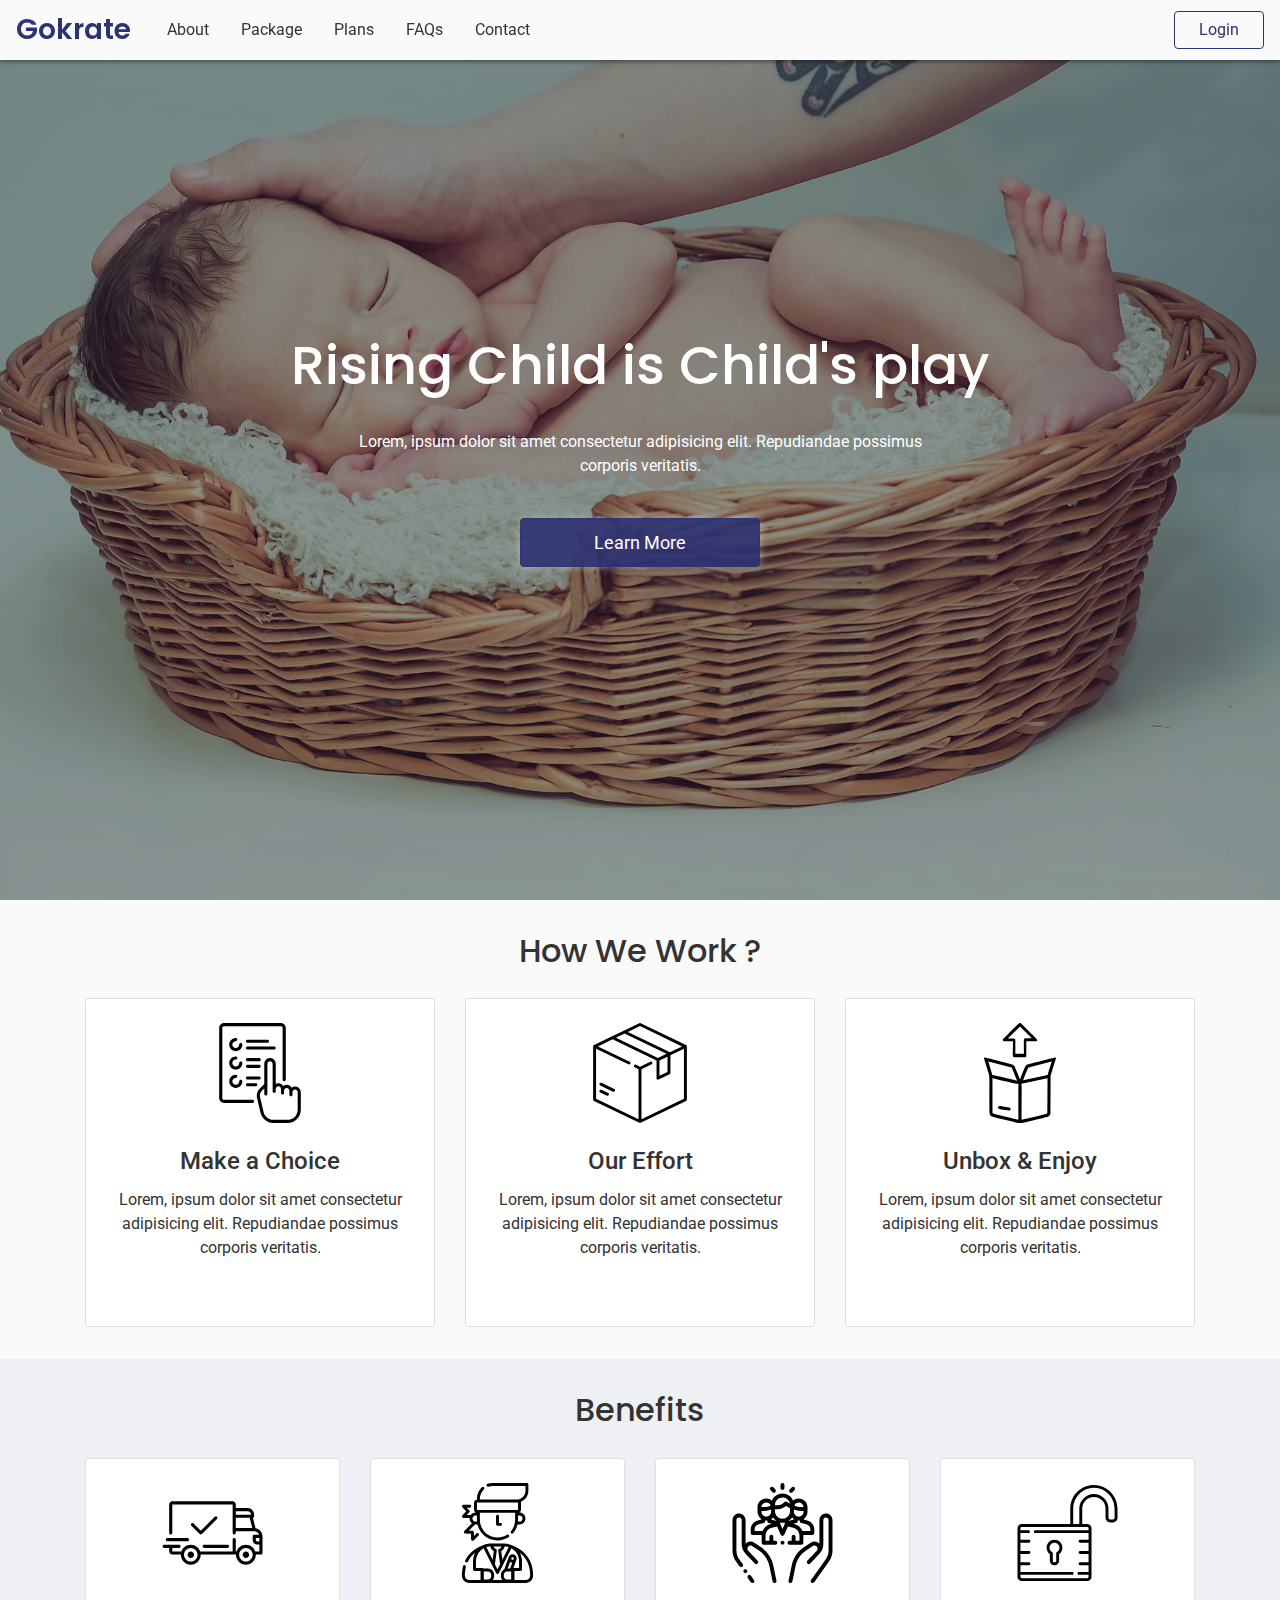
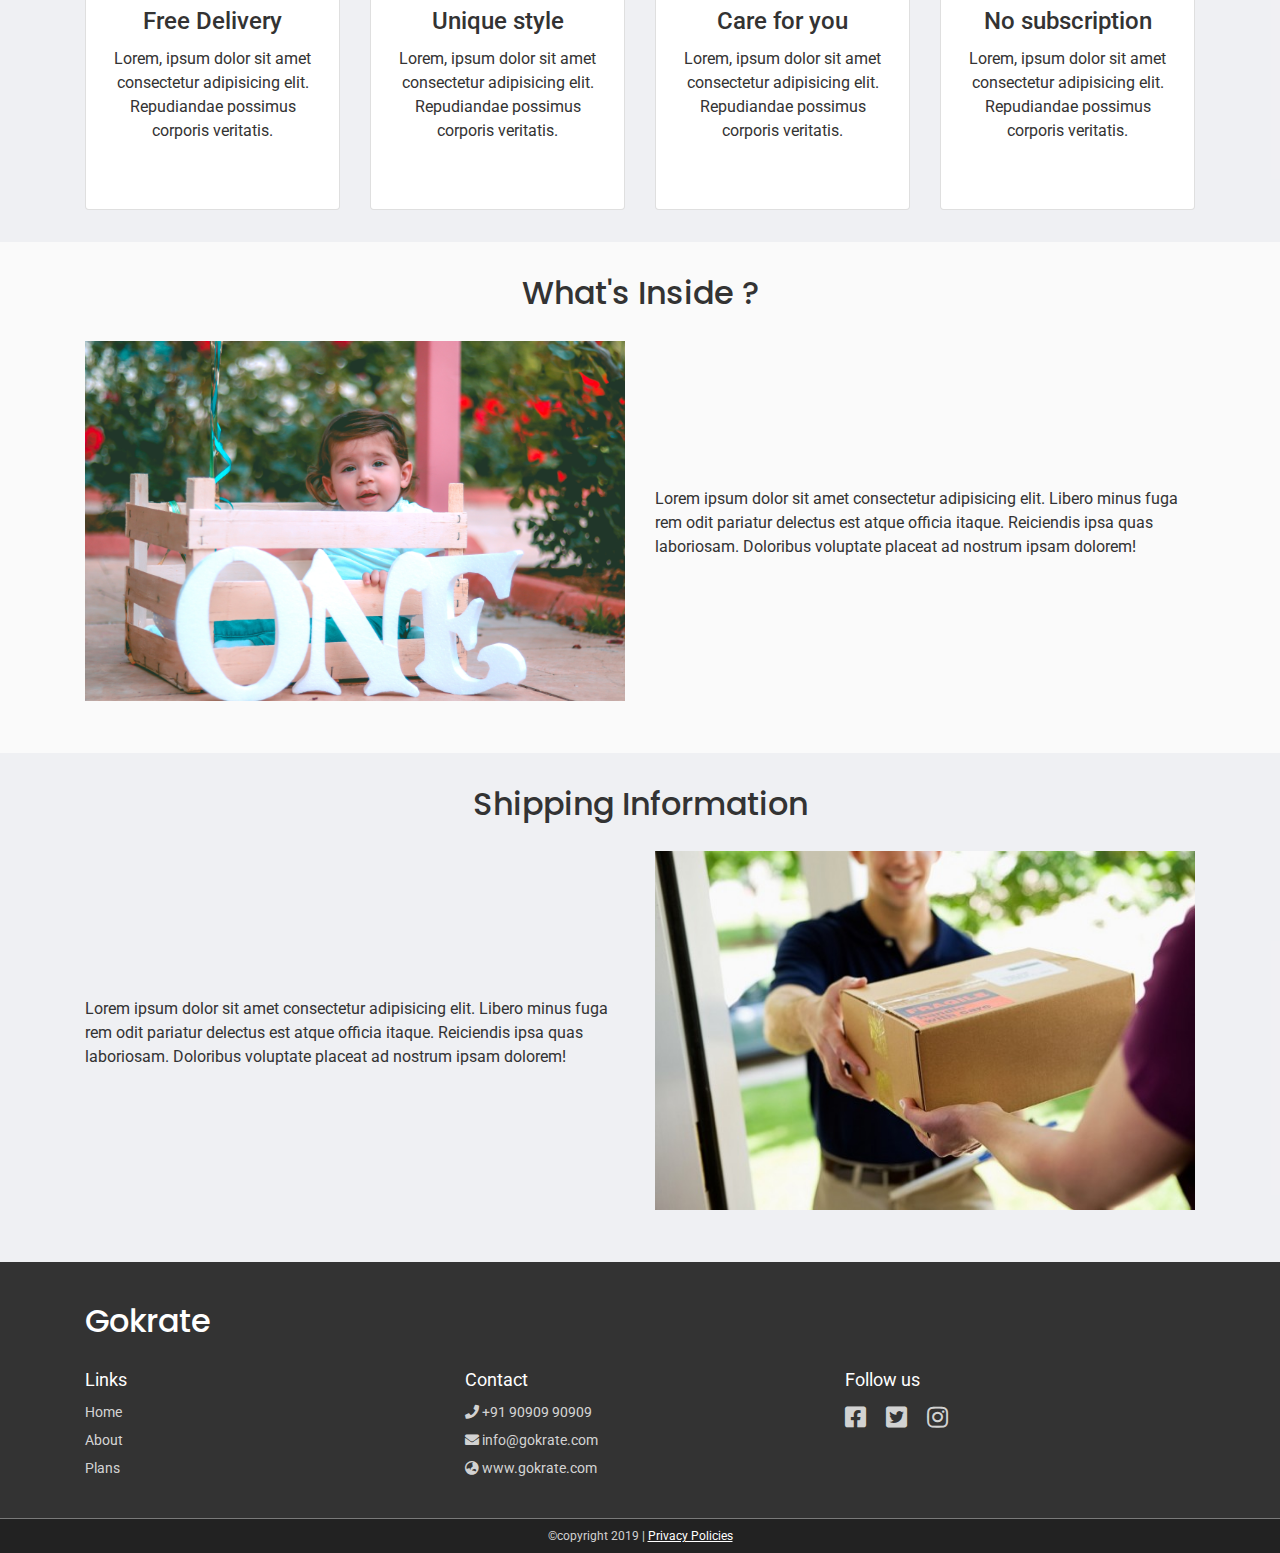
<file: index.html>
<!DOCTYPE html>
<html lang="en">
<head>
  <title>Welcome to gokrate.</title>
  <meta charset="utf-8">
  <meta name="viewport" content="width=device-width, initial-scale=1">

  <link rel="stylesheet" href="https://maxcdn.bootstrapcdn.com/bootstrap/4.3.1/css/bootstrap.min.css">

  <link rel="stylesheet" href="./scss/base.css">

  <link rel="stylesheet" href="https://cdnjs.cloudflare.com/ajax/libs/font-awesome/5.11.2/css/all.min.css">

  <script src="https://ajax.googleapis.com/ajax/libs/jquery/3.4.1/jquery.min.js"></script>
  <script src="https://cdnjs.cloudflare.com/ajax/libs/popper.js/1.14.7/umd/popper.min.js"></script>
  <script src="https://maxcdn.bootstrapcdn.com/bootstrap/4.3.1/js/bootstrap.min.js"></script>

</head>
<body>

<header>
    <nav class="navbar navbar-expand-md fixed-top custom-menu ">
    <a class="navbar-brand" href="index.html">Gokrate</a>

    <button class="navbar-toggler" type="button" data-toggle="collapse" data-target="#collapsibleNavbar">
        <span class="line"></span>
        <span class="line"></span>
        <span class="line"></span>
    </button>

    <button type="button" class="btn btn-outline-primary" id="login-btn">Login</button>


    <div class="collapse navbar-collapse" id="collapsibleNavbar">
        <ul class="navbar-nav">
            <li class="nav-item">
                <a class="nav-link" href="about.html">About</a>
            </li>
            <li class="nav-item">
                    <a class="nav-link" href="package.html">Package</a>
            </li>
            <li class="nav-item">
                <a class="nav-link" href="plan.html">Plans</a>
            </li>
            <li class="nav-item">
                <a class="nav-link" href="faq.html">FAQs</a>
            </li>   
            <li class="nav-item">
                <a class="nav-link" href="contact.html">Contact</a>
            </li>   
        </ul>
        <!-- Button to Open the Modal -->
    </div> 

    </nav>
</header>

<main class="p-0">
    <section class="banner-section">
        <div class="container-fluid d-flex align-items-center justify-content-center">
            <div class="row">
                <div class="banner-box">
                    <h3>Rising Child is Child's play </h3>
                    <p>Lorem, ipsum dolor sit amet consectetur adipisicing elit. Repudiandae possimus corporis veritatis.</p>
                    <button class="btn btn-primary learn-btn">Learn More</button>
                </div>
            </div>        
        </div>
    </section>

    <section class="work-section">
        <div class="container">
            <h2 class="header-title">How We Work ?</h2>
            <div class="row">
                <div class="col-sm-4">
                    <div class="card">
                        <img src="./img/choices.svg" alt="" class="img-reponsive">
                        <h4 class="card-title">Make a Choice</h4>
                        <p>Lorem, ipsum dolor sit amet consectetur adipisicing elit. Repudiandae possimus corporis veritatis.</p>
                    </div>
                </div>
                <div class="col-sm-4">
                    <div class="card">
                        <img src="./img/box.svg" alt="" class="img-reponsive">
                        <h4 class="card-title">Our Effort</h4>
                        <p>Lorem, ipsum dolor sit amet consectetur adipisicing elit. Repudiandae possimus corporis veritatis.</p>
                    </div>
                </div>
                <div class="col-sm-4">
                    <div class="card">
                        <img src="./img/unboxing.svg" alt="" class="img-reponsive">
                        <h4 class="card-title">Unbox & Enjoy</h4>
                        <p>Lorem, ipsum dolor sit amet consectetur adipisicing elit. Repudiandae possimus corporis veritatis.</p>
                    </div>
                </div>
            </div>
        </div>
    </section>

    <section class="benefit-section">
        <div class="container">
            <h2 class="header-title">Benefits</h2>
            <div class="row">
                <div class="col-sm-3">
                    <div class="card">
                        <img src="./img/shipped.svg" alt="" class="img-reponsive">
                        <h4 class="card-title">Free Delivery</h4>
                        <p>Lorem, ipsum dolor sit amet consectetur adipisicing elit. Repudiandae possimus corporis veritatis.</p>
                    </div>
                </div>
                <div class="col-sm-3">
                    <div class="card">
                        <img src="./img/determination.svg" alt="" class="img-reponsive">
                        <h4 class="card-title">Unique style</h4>
                        <p>Lorem, ipsum dolor sit amet consectetur adipisicing elit. Repudiandae possimus corporis veritatis.</p>
                    </div>
                </div>
                <div class="col-sm-3">
                    <div class="card">
                        <img src="./img/social-care.svg" alt="" class="img-reponsive">
                        <h4 class="card-title">Care for you</h4>
                        <p>Lorem, ipsum dolor sit amet consectetur adipisicing elit. Repudiandae possimus corporis veritatis.</p>
                    </div>
                </div>
                <div class="col-sm-3">
                    <div class="card">
                        <img src="./img/lock.svg" alt="" class="img-reponsive">
                        <h4 class="card-title">No subscription</h4>
                        <p>Lorem, ipsum dolor sit amet consectetur adipisicing elit. Repudiandae possimus corporis veritatis.</p>
                    </div>
                </div>
            </div>
        </div>
    </section>

    <section class="package-section">
        <div class="container">
                <h2 class="header-title">What's Inside ?</h2>
            <div class="row">
                <div class="col-sm-6">
                    <img src="./img/crate.jpg" alt="" class="img-fluid">
                </div>
                <div class="col-sm-6 d-flex align-items-center">
                    <p>Lorem ipsum dolor sit amet consectetur adipisicing elit. Libero minus fuga rem odit pariatur delectus est atque officia itaque. Reiciendis ipsa quas laboriosam. Doloribus voluptate placeat ad nostrum ipsam dolorem!</p>
                </div>
            </div>
        </div>
    </section>

    <section class="shoping-info-section">
        <div class="container">
                <h2 class="header-title">Shipping Information</h2>
            <div class="row">
                <div class="col-sm-6 d-flex align-items-center">
                    <p>Lorem ipsum dolor sit amet consectetur adipisicing elit. Libero minus fuga rem odit pariatur delectus est atque officia itaque. Reiciendis ipsa quas laboriosam. Doloribus voluptate placeat ad nostrum ipsam dolorem!</p>
                </div>
                <div class="col-sm-6">
                    <img src="./img/delivery.jpg" alt="" class="img-fluid">
                </div>
            </div>
        </div>
    </section>
</main>

<footer>
    <div class="upperfooter">
        <div class="container">
            <h2 class="header-title text-left poppins-fonts prl-15">Gokrate</h2>
            <div class="row">
                <div class="col-sm-4">
                    <div class="about uf-div">
                        <h4 class="footer-title">Links</h4>
                        <ul>
                            <li><a href="">Home</a></li>
                            <li><a href="">About</a></li>
                            <li><a href="">Plans</a></li>
                        </ul>        
                    </div>
                </div>
                <div class="col-sm-4">
                    <div class="contact uf-div">
                        <h4 class="footer-title">Contact</h4>
                        <ul>
                            <li><a href="tel:+919090990909" target="_blank"><i class="fas fa-phone"></i> +91 90909 90909</a></li>                            
                            <li><a href="mailto:info@gokrate.com" target="_blank"><i class="fas fa-envelope"></i> info@gokrate.com</a></li>
                            <li><a href="wwww.gokrate.com" target="_blank"><i class="fas fa-globe-asia"></i> www.gokrate.com</i></a></li>
                        </ul>      
                    </div>
                </div>
                <div class="col-sm-4">
                    <div class="social uf-div">
                        <h4 class="footer-title">Follow us</h4>
                        <ul>
                            <li><a href="https://www.facebook.com" target="_blank"><i class="fab fa-facebook-square"></i></a></li>                            
                            <li><a href="https://www.twitter.com" target="_blank"><i class="fab fa-twitter-square"></i></a></li>
                            <li><a href="https://www.instagram.com" target="_blank"><i class="fab fa-instagram"></i></a></li>
                        </ul>        
                    </div>
                </div>
            </div>
        </div>
    </div>
    <div class="lower-footer text-center">
        <p>©copyright 2019 | <a href="#">Privacy Policies</a></p>  
    </div>

</footer>

<!-- The Login Modal -->
<div class="modal" id="login-modal">
        <div class="modal-dialog">
            <div class="modal-content">
                <!-- Modal body -->
                <div class="modal-body login-wrapper">
                    <h3 class="modal-title text-center">Log in</h3>
                    <form action="" class="login-form">
                        <div class="form-group">
                            <label for="username">Username:</label>
                            <input type="text" class="form-control" id="username" placeholder="Enter Username">
                            <p class="error"></p>
                        </div>
                        <div class="form-group">
                            <label for="password">Password:</label>
                            <input type="password" class="form-control" id="password" placeholder="Password">
                            <p class="error"></p>
                        </div>
                        <div class="form-group form-check">
                            <label class="form-check-label">
                                <input class="form-check-input" type="checkbox"> Remember me
                            </label>
                            <a href="" class="float-right"><small class="forgot-link">forgot password ?</small></a>
                        </div>
                        <div class="form-group">
                            <button type="submit" class="btn btn-primary lgn-btn">Login</button>
                        </div>
                        <div class="form-group text-center">
                            Don't have an account? <a href="" class="btn-btn-link" id="go-signup">Sign up</a>
                        </div>
                    </form>
                </div>
                <div class="modal-body register-wrapper">
                        <h3 class="modal-title text-center">Create Account</h3>
                        <form action="" class="login-form">
                            <div class="form-group">
                                <label for="username">Username:</label>
                                <input type="text" class="form-control" id="username" placeholder="Enter Username">
                                <p class="error"></p>
                            </div>
                            <div class="form-group">
                                <label for="password">Password:</label>
                                <input type="password" class="form-control" id="password" placeholder="Password">
                                <p class="error"></p>
                            </div>
                            <div class="form-group form-check">
                                <label class="form-check-label">
                                    <input class="form-check-input" type="checkbox"> Remember me
                                </label>
                                <a href="" class="float-right"><small class="forgot-link">forgot password ?</small></a>
                            </div>
                            <div class="form-group">
                                <button type="submit" class="btn btn-primary lgn-btn">Signup</button>
                            </div>
                            <div class="form-group text-center">
                                Alredy have an account? <a href="" class="btn-btn-link" id="go-signin">Sign in</a>
                            </div>
                        </form>
                    </div>
            </div>
        </div>
    </div>
    
    
    <script src="./js/custom.js"></script>

</body>
</html>
</file>
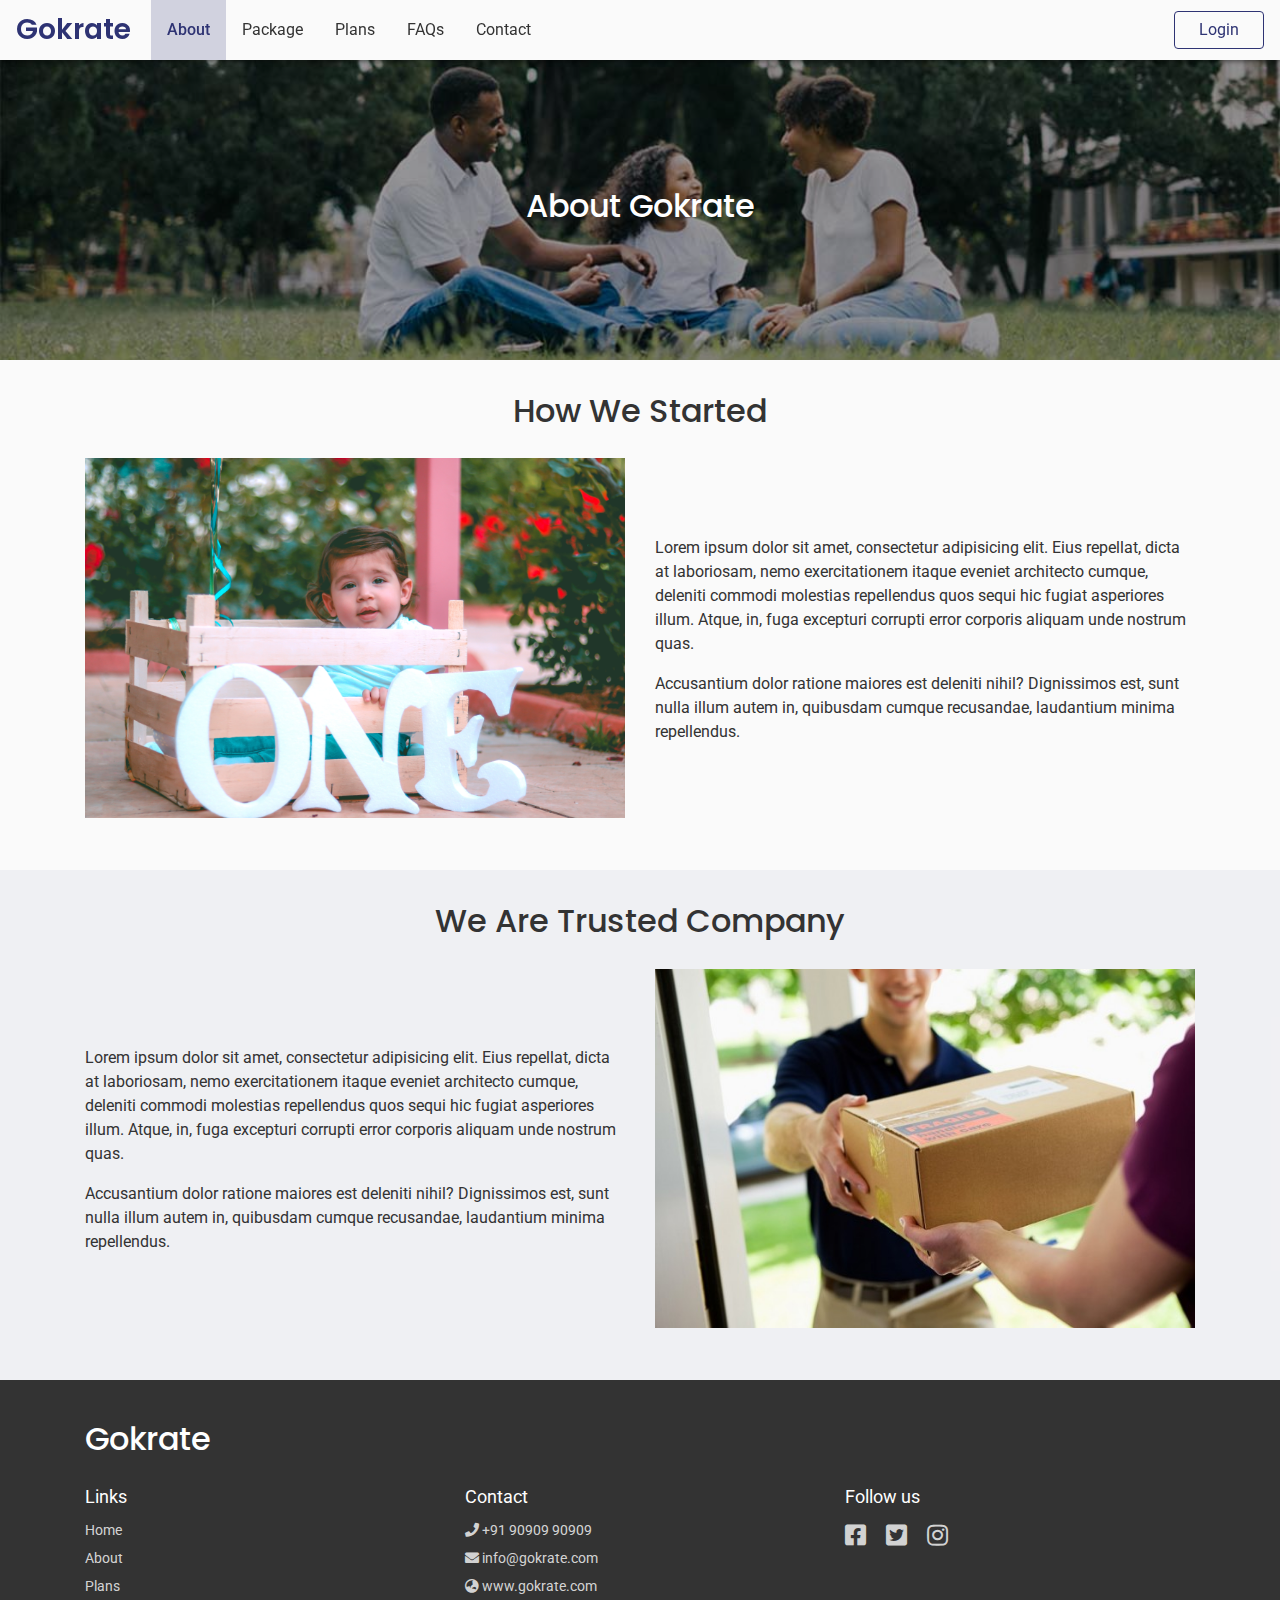
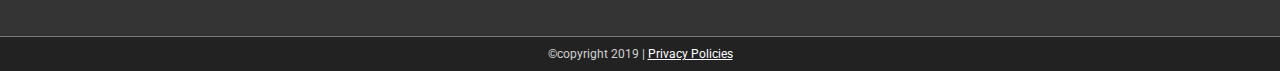
<file: about.html>
<!DOCTYPE html>
<html lang="en">
<head>
  <title>About Page - go krate.</title>
  <meta charset="utf-8">
  <meta name="viewport" content="width=device-width, initial-scale=1">

  <link rel="stylesheet" href="https://maxcdn.bootstrapcdn.com/bootstrap/4.3.1/css/bootstrap.min.css">

  <link rel="stylesheet" href="./scss/base.css">

  <link rel="stylesheet" href="https://cdnjs.cloudflare.com/ajax/libs/font-awesome/5.11.2/css/all.min.css">

  <script src="https://ajax.googleapis.com/ajax/libs/jquery/3.4.1/jquery.min.js"></script>
  <script src="https://cdnjs.cloudflare.com/ajax/libs/popper.js/1.14.7/umd/popper.min.js"></script>
  <script src="https://maxcdn.bootstrapcdn.com/bootstrap/4.3.1/js/bootstrap.min.js"></script>

</head>
<body>

<header>
    <nav class="navbar navbar-expand-md fixed-top custom-menu ">
    <a class="navbar-brand" href="index.html">Gokrate</a>

    <button class="navbar-toggler" type="button" data-toggle="collapse" data-target="#collapsibleNavbar">
        <span class="line"></span>
        <span class="line"></span>
        <span class="line"></span>
    </button>

    <button type="button" class="btn btn-outline-primary" id="login-btn">Login</button>


    <div class="collapse navbar-collapse" id="collapsibleNavbar">
        <ul class="navbar-nav">
            <li class="nav-item active">
                <a class="nav-link" href="about.html">About</a>
            </li>
            <li class="nav-item">
                    <a class="nav-link" href="package.html">Package</a>
            </li>
            <li class="nav-item">
                <a class="nav-link" href="plan.html">Plans</a>
            </li>
            <li class="nav-item">
                <a class="nav-link" href="faq.html">FAQs</a>
            </li>   
            <li class="nav-item">
                <a class="nav-link" href="contact.html">Contact</a>
            </li>   
        </ul>
        <!-- Button to Open the Modal -->
    </div> 

    </nav>
</header>

<main>
    <section class="about-section">
        <div class="container">
            <div class="row">
                <div class="col-sm-12">
                        <h3 class="text-center">About Gokrate</h3>
                </div>
            </div>
        </div>
    </section>
    <section class="start-section">
            <div class="container">
                    <h2 class="header-title">How We Started</h2>
                <div class="row">
                    <div class="col-sm-6">
                        <img src="./img/crate.jpg" alt="" class="img-fluid mb-20">
                    </div>
                    <div class="col-sm-6 info-div">
                        <p>Lorem ipsum dolor sit amet, consectetur adipisicing elit. Eius repellat, dicta at laboriosam, nemo exercitationem itaque eveniet architecto cumque, deleniti commodi molestias repellendus quos sequi hic fugiat asperiores illum. Atque, in, fuga excepturi corrupti error corporis aliquam unde nostrum quas.</p>
                        <p>Accusantium dolor ratione maiores est deleniti nihil? Dignissimos est, sunt nulla illum autem in, quibusdam cumque recusandae, laudantium minima repellendus.</p>
                    </div>
                </div>
            </div>
        </section>
    
        <section class="trust-section">
            <div class="container">
                    <h2 class="header-title">We Are Trusted Company</h2>
                <div class="row flex-wrap-reverse">
                    <div class="col-sm-6 info-div">
                            <p>Lorem ipsum dolor sit amet, consectetur adipisicing elit. Eius repellat, dicta at laboriosam, nemo exercitationem itaque eveniet architecto cumque, deleniti commodi molestias repellendus quos sequi hic fugiat asperiores illum. Atque, in, fuga excepturi corrupti error corporis aliquam unde nostrum quas.</p>
                            <p>Accusantium dolor ratione maiores est deleniti nihil? Dignissimos est, sunt nulla illum autem in, quibusdam cumque recusandae, laudantium minima repellendus.</p>
                    </div>
                    <div class="col-sm-6">
                        <img src="./img/delivery.jpg" alt="" class="img-fluid mb-20">
                    </div>
                </div>
            </div>
        </section>
</main>

<footer>
    <div class="upperfooter">
        <div class="container">
            <h2 class="header-title text-left poppins-fonts prl-15">Gokrate</h2>
            <div class="row">
                <div class="col-sm-4">
                    <div class="about uf-div">
                        <h4 class="footer-title">Links</h4>
                        <ul>
                            <li><a href="">Home</a></li>
                            <li><a href="">About</a></li>
                            <li><a href="">Plans</a></li>
                        </ul>        
                    </div>
                </div>
                <div class="col-sm-4">
                    <div class="contact uf-div">
                        <h4 class="footer-title">Contact</h4>
                        <ul>
                            <li><a href="tel:+919090990909" target="_blank"><i class="fas fa-phone"></i> +91 90909 90909</a></li>                            
                            <li><a href="mailto:info@gokrate.com" target="_blank"><i class="fas fa-envelope"></i> info@gokrate.com</a></li>
                            <li><a href="wwww.gokrate.com" target="_blank"><i class="fas fa-globe-asia"></i> www.gokrate.com</i></a></li>
                        </ul>      
                    </div>
                </div>
                <div class="col-sm-4">
                    <div class="social uf-div">
                        <h4 class="footer-title">Follow us</h4>
                        <ul>
                            <li><a href="https://www.facebook.com" target="_blank"><i class="fab fa-facebook-square"></i></a></li>                            
                            <li><a href="https://www.twitter.com" target="_blank"><i class="fab fa-twitter-square"></i></a></li>
                            <li><a href="https://www.instagram.com" target="_blank"><i class="fab fa-instagram"></i></a></li>
                        </ul>        
                    </div>
                </div>
            </div>
        </div>
    </div>
    <div class="lower-footer text-center">
        <p>©copyright 2019 | <a href="#">Privacy Policies</a></p>  
    </div>

</footer>

<!-- The Login Modal -->
<div class="modal" id="login-modal">
    <div class="modal-dialog">
        <div class="modal-content">
            <!-- Modal body -->
            <div class="modal-body login-wrapper">
                <h3 class="modal-title text-center">Log in</h3>
                <form action="" class="login-form">
                    <div class="form-group">
                        <label for="username">Username:</label>
                        <input type="text" class="form-control" id="username" placeholder="Enter Username">
                        <p class="error"></p>
                    </div>
                    <div class="form-group">
                        <label for="password">Password:</label>
                        <input type="password" class="form-control" id="password" placeholder="Password">
                        <p class="error"></p>
                    </div>
                    <div class="form-group form-check">
                        <label class="form-check-label">
                            <input class="form-check-input" type="checkbox"> Remember me
                        </label>
                        <a href="" class="float-right"><small class="forgot-link">forgot password ?</small></a>
                    </div>
                    <div class="form-group">
                        <button type="submit" class="btn btn-primary lgn-btn">Login</button>
                    </div>
                    <div class="form-group text-center">
                        Don't have an account? <a href="" class="btn-btn-link" id="go-signup">Sign up</a>
                    </div>
                </form>
            </div>
            <div class="modal-body register-wrapper">
                    <h3 class="modal-title text-center">Create Account</h3>
                    <form action="" class="login-form">
                        <div class="form-group">
                            <label for="username">Username:</label>
                            <input type="text" class="form-control" id="username" placeholder="Enter Username">
                            <p class="error"></p>
                        </div>
                        <div class="form-group">
                            <label for="password">Password:</label>
                            <input type="password" class="form-control" id="password" placeholder="Password">
                            <p class="error"></p>
                        </div>
                        <div class="form-group form-check">
                            <label class="form-check-label">
                                <input class="form-check-input" type="checkbox"> Remember me
                            </label>
                            <a href="" class="float-right"><small class="forgot-link">forgot password ?</small></a>
                        </div>
                        <div class="form-group">
                            <button type="submit" class="btn btn-primary lgn-btn">Signup</button>
                        </div>
                        <div class="form-group text-center">
                            Alredy have an account? <a href="" class="btn-btn-link" id="go-signin">Sign in</a>
                        </div>
                    </form>
                </div>
        </div>
    </div>
</div>


<script src="./js/custom.js"></script>
</body>
</html>
</file>
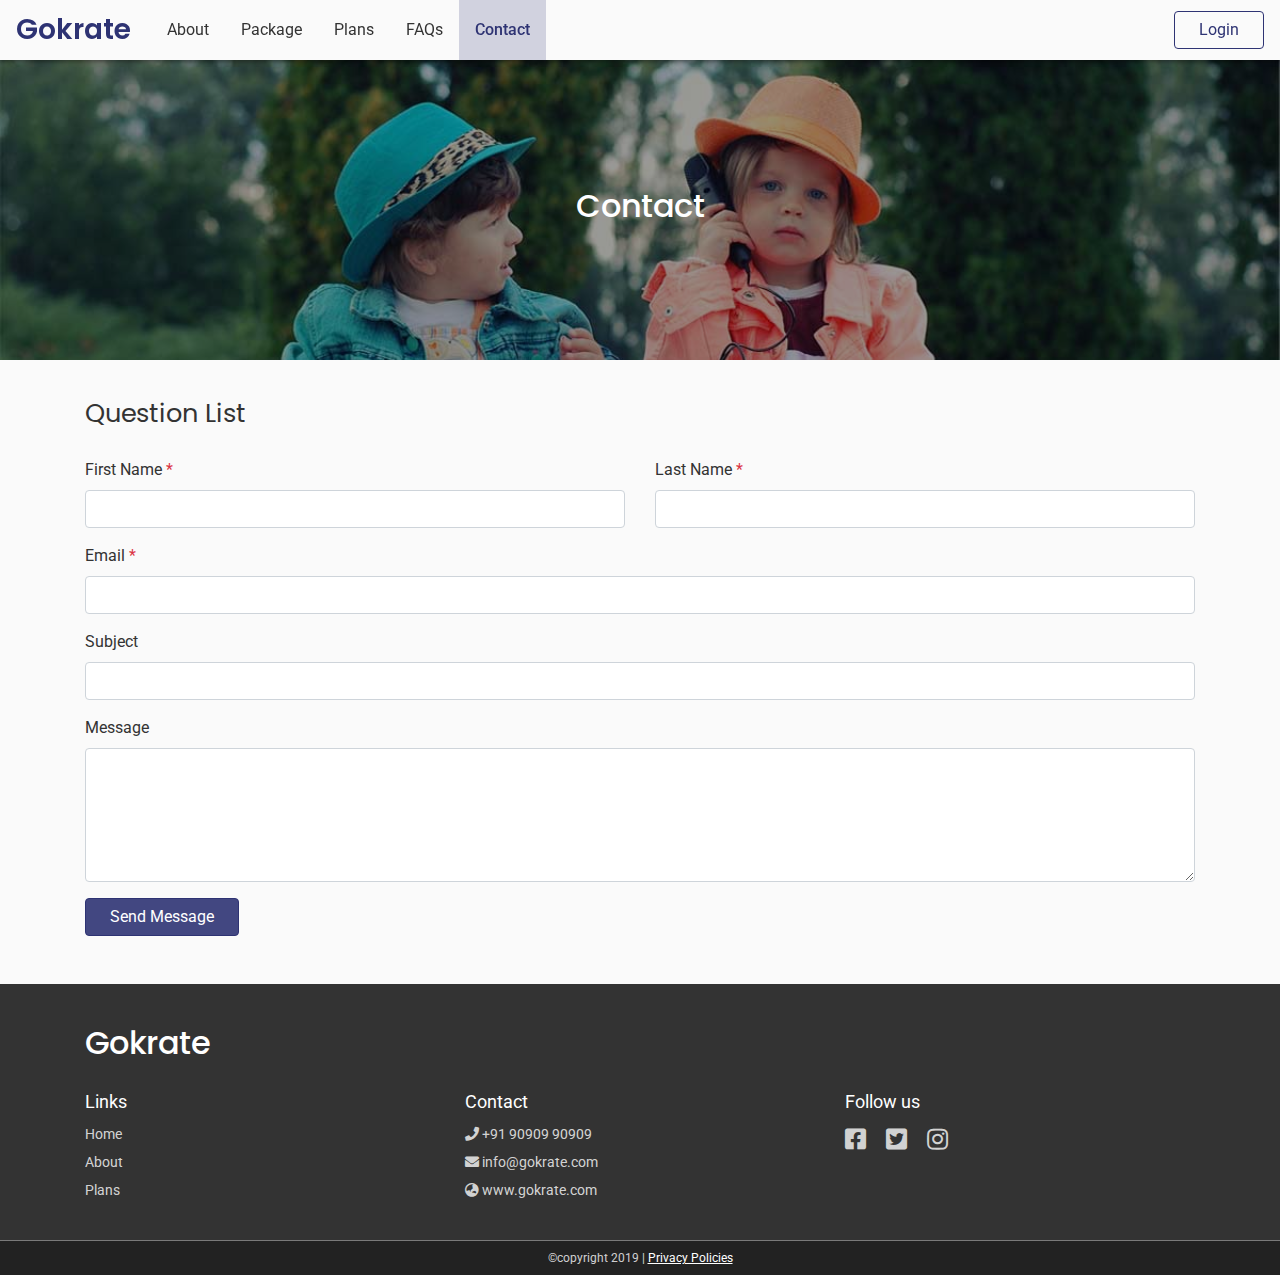
<file: contact.html>
<!DOCTYPE html>
<html lang="en">

<head>
    <title>Contact Page - go krate.</title>
    <meta charset="utf-8">
    <meta name="viewport" content="width=device-width, initial-scale=1">

    <link rel="stylesheet" href="https://maxcdn.bootstrapcdn.com/bootstrap/4.3.1/css/bootstrap.min.css">

    <link rel="stylesheet" href="./scss/base.css">

    <link rel="stylesheet" href="https://cdnjs.cloudflare.com/ajax/libs/font-awesome/5.11.2/css/all.min.css">

    <script src="https://ajax.googleapis.com/ajax/libs/jquery/3.4.1/jquery.min.js"></script>
    <script src="https://cdnjs.cloudflare.com/ajax/libs/popper.js/1.14.7/umd/popper.min.js"></script>
    <script src="https://maxcdn.bootstrapcdn.com/bootstrap/4.3.1/js/bootstrap.min.js"></script>

</head>

<body>

<header>
    <nav class="navbar navbar-expand-md fixed-top custom-menu ">
        <a class="navbar-brand" href="index.html">Gokrate</a>

        <button class="navbar-toggler" type="button" data-toggle="collapse" data-target="#collapsibleNavbar">
            <span class="line"></span>
            <span class="line"></span>
            <span class="line"></span>
        </button>

        <button type="button" class="btn btn-outline-primary" id="login-btn">Login</button>


        <div class="collapse navbar-collapse" id="collapsibleNavbar">
            <ul class="navbar-nav">
                <li class="nav-item">
                    <a class="nav-link" href="about.html">About</a>
                </li>
                <li class="nav-item">
                    <a class="nav-link" href="package.html">Package</a>
                </li>
                <li class="nav-item">
                    <a class="nav-link" href="plan.html">Plans</a>
                </li>
                <li class="nav-item">
                    <a class="nav-link" href="faq.html">FAQs</a>
                </li>
                <li class="nav-item active">
                    <a class="nav-link" href="contact.html">Contact</a>
                </li>
            </ul>
            <!-- Button to Open the Modal -->
        </div>

    </nav>
</header>

<main>
    <section class="contact-section">
        <div class="container">
            <div class="row">
                <div class="col-sm-12">
                    <h3 class="text-center">Contact</h3>
                </div>
            </div>
        </div>
    </section>
    <section class="contact-form">
        <div class="container">
            <h2 class="header-title text-left"><small>Question List</small></h2>
            <form action="#" method="post">
                <div class="form-group row">
                    <div class="col-md-6">
                        <label for="c_fname" class="text-black">First Name <span
                                class="text-danger">*</span></label>
                        <input type="text" class="form-control" id="c_fname" name="c_fname">
                    </div>
                    <div class="col-md-6">
                        <label for="c_lname" class="text-black">Last Name <span class="text-danger">*</span></label>
                        <input type="text" class="form-control" id="c_lname" name="c_lname">
                    </div>
                </div>
                <div class="form-group row">
                    <div class="col-md-12">
                        <label for="c_email" class="text-black">Email <span class="text-danger">*</span></label>
                        <input type="email" class="form-control" id="c_email" name="c_email" placeholder="">
                    </div>
                </div>
                <div class="form-group row">
                    <div class="col-md-12">
                        <label for="c_subject" class="text-black">Subject </label>
                        <input type="text" class="form-control" id="c_subject" name="c_subject">
                    </div>
                </div>
                <div class="form-group row">
                    <div class="col-md-12">
                        <label for="c_message" class="text-black">Message </label>
                        <textarea name="c_message" id="c_message" rows="5" class="form-control"
                            spellcheck="false"></textarea>
                    </div>
                </div>
                <div class="form-group row">
                    <div class="col-lg-12">
                        <input type="submit" class="btn btn-primary" value="Send Message">
                    </div>
                </div>
            </form>
        </div>

    </section>
</main>

<footer>
    <div class="upperfooter">
        <div class="container">
            <h2 class="header-title text-left poppins-fonts prl-15">Gokrate</h2>
            <div class="row">
                <div class="col-sm-4">
                    <div class="about uf-div">
                        <h4 class="footer-title">Links</h4>
                        <ul>
                            <li><a href="">Home</a></li>
                            <li><a href="">About</a></li>
                            <li><a href="">Plans</a></li>
                        </ul>
                    </div>
                </div>
                <div class="col-sm-4">
                    <div class="contact uf-div">
                        <h4 class="footer-title">Contact</h4>
                        <ul>
                            <li><a href="tel:+919090990909" target="_blank"><i class="fas fa-phone"></i> +91 90909
                                    90909</a></li>
                            <li><a href="mailto:info@gokrate.com" target="_blank"><i class="fas fa-envelope"></i>
                                    info@gokrate.com</a></li>
                            <li><a href="wwww.gokrate.com" target="_blank"><i class="fas fa-globe-asia"></i>
                                    www.gokrate.com</i></a></li>
                        </ul>
                    </div>
                </div>
                <div class="col-sm-4">
                    <div class="social uf-div">
                        <h4 class="footer-title">Follow us</h4>
                        <ul>
                            <li><a href="https://www.facebook.com" target="_blank"><i
                                        class="fab fa-facebook-square"></i></a></li>
                            <li><a href="https://www.twitter.com" target="_blank"><i
                                        class="fab fa-twitter-square"></i></a></li>
                            <li><a href="https://www.instagram.com" target="_blank"><i
                                        class="fab fa-instagram"></i></a></li>
                        </ul>
                    </div>
                </div>
            </div>
        </div>
    </div>
    <div class="lower-footer text-center">
        <p>©copyright 2019 | <a href="#">Privacy Policies</a></p>
    </div>

</footer>

<!-- The Login Modal -->
<div class="modal" id="login-modal">
    <div class="modal-dialog">
        <div class="modal-content">
            <!-- Modal body -->
            <div class="modal-body login-wrapper">
                <h3 class="modal-title text-center">Log in</h3>
                <form action="" class="login-form">
                    <div class="form-group">
                        <label for="username">Username:</label>
                        <input type="text" class="form-control" id="username" placeholder="Enter Username">
                        <p class="error"></p>
                    </div>
                    <div class="form-group">
                        <label for="password">Password:</label>
                        <input type="password" class="form-control" id="password" placeholder="Password">
                        <p class="error"></p>
                    </div>
                    <div class="form-group form-check">
                        <label class="form-check-label">
                            <input class="form-check-input" type="checkbox"> Remember me
                        </label>
                        <a href="" class="float-right"><small class="forgot-link">forgot password ?</small></a>
                    </div>
                    <div class="form-group">
                        <button type="submit" class="btn btn-primary lgn-btn">Login</button>
                    </div>
                    <div class="form-group text-center">
                        Don't have an account? <a href="" class="btn-btn-link" id="go-signup">Sign up</a>
                    </div>
                </form>
            </div>
            <div class="modal-body register-wrapper">
                <h3 class="modal-title text-center">Create Account</h3>
                <form action="" class="login-form">
                    <div class="form-group">
                        <label for="username">Username:</label>
                        <input type="text" class="form-control" id="username" placeholder="Enter Username">
                        <p class="error"></p>
                    </div>
                    <div class="form-group">
                        <label for="password">Password:</label>
                        <input type="password" class="form-control" id="password" placeholder="Password">
                        <p class="error"></p>
                    </div>
                    <div class="form-group form-check">
                        <label class="form-check-label">
                            <input class="form-check-input" type="checkbox"> Remember me
                        </label>
                        <a href="" class="float-right"><small class="forgot-link">forgot password ?</small></a>
                    </div>
                    <div class="form-group">
                        <button type="submit" class="btn btn-primary lgn-btn">Signup</button>
                    </div>
                    <div class="form-group text-center">
                        Alredy have an account? <a href="" class="btn-btn-link" id="go-signin">Sign in</a>
                    </div>
                </form>
            </div>
        </div>
    </div>
</div>


<script src="./js/custom.js"></script>
</body>

</html>
</file>
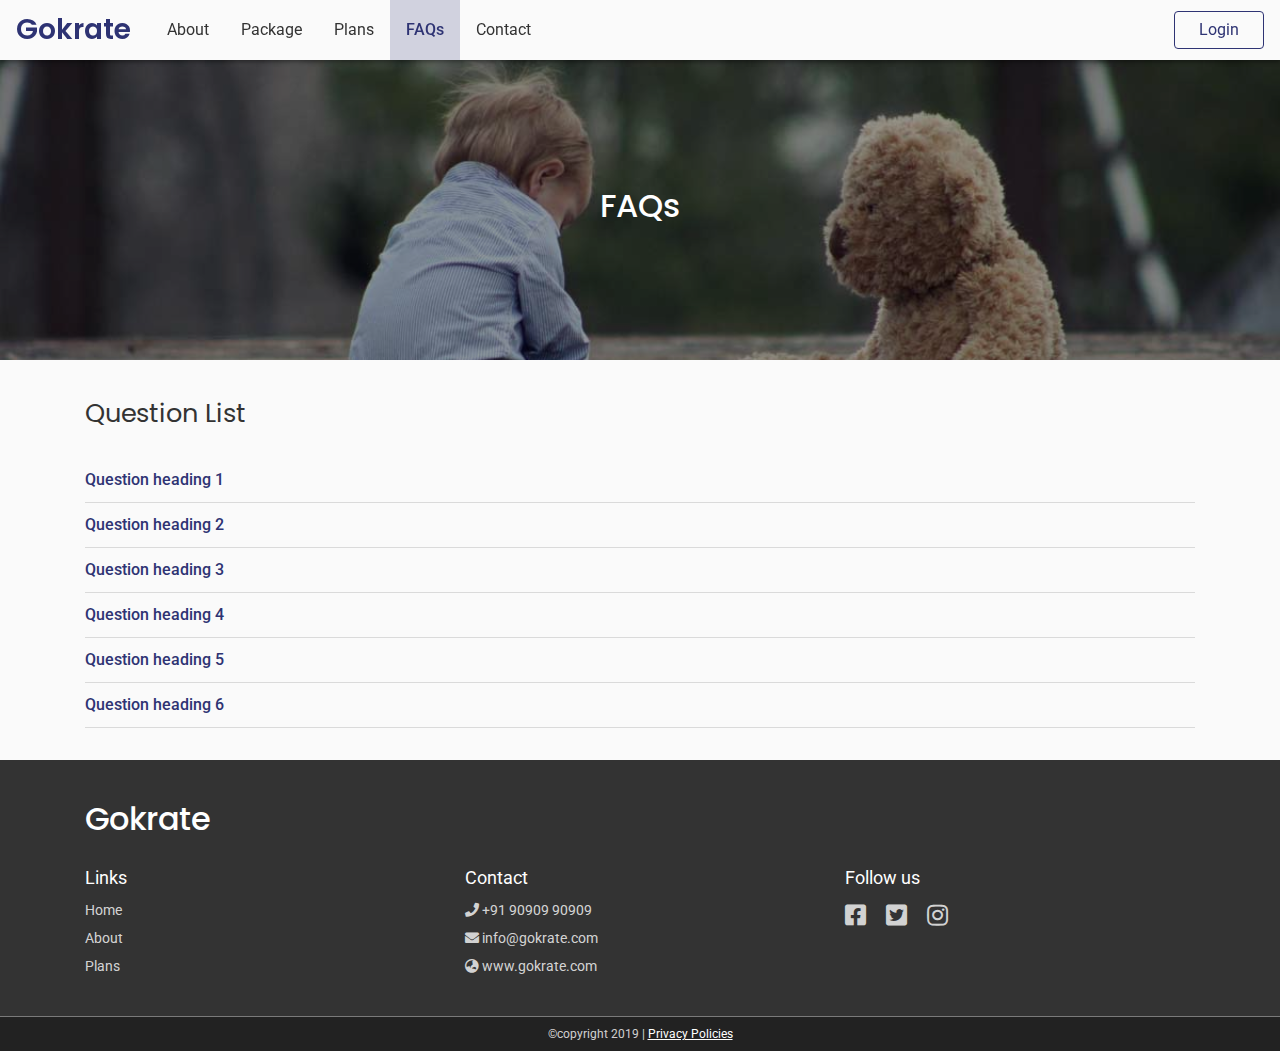
<file: faq.html>
<!DOCTYPE html>
<html lang="en">

<head>
    <title>FAQs Page - go krate.</title>
    <meta charset="utf-8">
    <meta name="viewport" content="width=device-width, initial-scale=1">

    <link rel="stylesheet" href="https://maxcdn.bootstrapcdn.com/bootstrap/4.3.1/css/bootstrap.min.css">

    <link rel="stylesheet" href="./scss/base.css">

    <link rel="stylesheet" href="https://cdnjs.cloudflare.com/ajax/libs/font-awesome/5.11.2/css/all.min.css">

    <script src="https://ajax.googleapis.com/ajax/libs/jquery/3.4.1/jquery.min.js"></script>
    <script src="https://cdnjs.cloudflare.com/ajax/libs/popper.js/1.14.7/umd/popper.min.js"></script>
    <script src="https://maxcdn.bootstrapcdn.com/bootstrap/4.3.1/js/bootstrap.min.js"></script>

</head>

<body>

<header>
    <nav class="navbar navbar-expand-md fixed-top custom-menu ">
        <a class="navbar-brand" href="index.html">Gokrate</a>
        <button class="navbar-toggler" type="button" data-toggle="collapse" data-target="#collapsibleNavbar">
            <span class="line"></span>
            <span class="line"></span>
            <span class="line"></span>
        </button>
        <button type="button" class="btn btn-outline-primary" id="login-btn">Login</button>
        <div class="collapse navbar-collapse" id="collapsibleNavbar">
            <ul class="navbar-nav">
                <li class="nav-item">
                    <a class="nav-link" href="about.html">About</a>
                </li>
                <li class="nav-item">
                    <a class="nav-link" href="package.html">Package</a>
                </li>
                <li class="nav-item">
                    <a class="nav-link" href="plan.html">Plans</a>
                </li>
                <li class="nav-item active">
                    <a class="nav-link" href="faq.html">FAQs</a>
                </li>
                <li class="nav-item">
                    <a class="nav-link" href="contact.html">Contact</a>
                </li>
            </ul>
            <!-- Button to Open the Modal -->
        </div>
    </nav>
</header>

<main>
    <section class="faqs-section">
        <div class="container">
            <div class="row">
                <div class="col-sm-12">
                    <h3 class="text-center">FAQs</h3>
                </div>
            </div>
        </div>
    </section>
    <section class="question-section">
        <div class="container">
                <h2 class="header-title text-left"><small>Question List</small></h2>
            <div id="accordion">
                <div class="card">
                    <div class="card-header">
                        <a class="card-link" data-toggle="collapse" href="#collapseOne">
                            Question heading 1
                        </a>
                    </div>
                    <div id="collapseOne" class="collapse" data-parent="#accordion">
                        <div class="card-body">
                            Lorem ipsum dolor sit amet, consectetur adipisicing elit, sed do eiusmod tempor
                            incididunt ut labore et dolore magna aliqua. Ut enim ad minim veniam, quis nostrud
                            exercitation ullamco laboris nisi ut aliquip ex ea commodo consequat.
                        </div>
                    </div>
                </div>
                <div class="card">
                    <div class="card-header">
                        <a class="collapsed card-link" data-toggle="collapse" href="#collapseTwo">
                            Question heading 2
                        </a>
                    </div>
                    <div id="collapseTwo" class="collapse" data-parent="#accordion">
                        <div class="card-body">
                            Lorem ipsum dolor sit amet, consectetur adipisicing elit, sed do eiusmod tempor
                            incididunt ut labore et dolore magna aliqua. Ut enim ad minim veniam, quis nostrud
                            exercitation ullamco laboris nisi ut aliquip ex ea commodo consequat.
                        </div>
                    </div>
                </div>
                <div class="card">
                    <div class="card-header">
                        <a class="collapsed card-link" data-toggle="collapse" href="#collapseThree">
                            Question heading 3
                        </a>
                    </div>
                    <div id="collapseThree" class="collapse" data-parent="#accordion">
                        <div class="card-body">
                            Lorem ipsum dolor sit amet, consectetur adipisicing elit, sed do eiusmod tempor
                            incididunt ut labore et dolore magna aliqua. Ut enim ad minim veniam, quis nostrud
                            exercitation ullamco laboris nisi ut aliquip ex ea commodo consequat.
                        </div>
                    </div>
                </div>
                <div class="card">
                    <div class="card-header">
                        <a class="card-link" data-toggle="collapse" href="#collapseFour">
                            Question heading 4
                        </a>
                    </div>
                    <div id="collapseFour" class="collapse" data-parent="#accordion">
                        <div class="card-body">
                            Lorem ipsum dolor sit amet, consectetur adipisicing elit, sed do eiusmod tempor
                            incididunt ut labore et dolore magna aliqua. Ut enim ad minim veniam, quis nostrud
                            exercitation ullamco laboris nisi ut aliquip ex ea commodo consequat.
                        </div>
                    </div>
                </div>
                <div class="card">
                    <div class="card-header">
                        <a class="collapsed card-link" data-toggle="collapse" href="#collapseFive">
                            Question heading 5
                        </a>
                    </div>
                    <div id="collapseFive" class="collapse" data-parent="#accordion">
                        <div class="card-body">
                            Lorem ipsum dolor sit amet, consectetur adipisicing elit, sed do eiusmod tempor
                            incididunt ut labore et dolore magna aliqua. Ut enim ad minim veniam, quis nostrud
                            exercitation ullamco laboris nisi ut aliquip ex ea commodo consequat.
                        </div>
                    </div>
                </div>
                <div class="card">
                    <div class="card-header">
                        <a class="collapsed card-link" data-toggle="collapse" href="#collapseSix">
                            Question heading 6
                        </a>
                    </div>
                    <div id="collapseSix" class="collapse" data-parent="#accordion">
                        <div class="card-body">
                            Lorem ipsum dolor sit amet, consectetur adipisicing elit, sed do eiusmod tempor
                            incididunt ut labore et dolore magna aliqua. Ut enim ad minim veniam, quis nostrud
                            exercitation ullamco laboris nisi ut aliquip ex ea commodo consequat.
                        </div>
                    </div>
                </div>
            </div>
        </div>
    </section>
</main>

<footer>
    <div class="upperfooter">
        <div class="container">
            <h2 class="header-title text-left poppins-fonts prl-15">Gokrate</h2>
            <div class="row">
                <div class="col-sm-4">
                    <div class="about uf-div">
                        <h4 class="footer-title">Links</h4>
                        <ul>
                            <li><a href="">Home</a></li>
                            <li><a href="">About</a></li>
                            <li><a href="">Plans</a></li>
                        </ul>
                    </div>
                </div>
                <div class="col-sm-4">
                    <div class="contact uf-div">
                        <h4 class="footer-title">Contact</h4>
                        <ul>
                            <li><a href="tel:+919090990909" target="_blank"><i class="fas fa-phone"></i> +91 90909
                                    90909</a></li>
                            <li><a href="mailto:info@gokrate.com" target="_blank"><i class="fas fa-envelope"></i>
                                    info@gokrate.com</a></li>
                            <li><a href="wwww.gokrate.com" target="_blank"><i class="fas fa-globe-asia"></i>
                                    www.gokrate.com</i></a></li>
                        </ul>
                    </div>
                </div>
                <div class="col-sm-4">
                    <div class="social uf-div">
                        <h4 class="footer-title">Follow us</h4>
                        <ul>
                            <li><a href="https://www.facebook.com" target="_blank"><i
                                        class="fab fa-facebook-square"></i></a></li>
                            <li><a href="https://www.twitter.com" target="_blank"><i
                                        class="fab fa-twitter-square"></i></a></li>
                            <li><a href="https://www.instagram.com" target="_blank"><i
                                        class="fab fa-instagram"></i></a></li>
                        </ul>
                    </div>
                </div>
            </div>
        </div>
    </div>
    <div class="lower-footer text-center">
        <p>©copyright 2019 | <a href="#">Privacy Policies</a></p>
    </div>

</footer>

<!-- The Login Modal -->
<div class="modal" id="login-modal">
    <div class="modal-dialog">
        <div class="modal-content">
            <!-- Modal body -->
            <div class="modal-body login-wrapper">
                <h3 class="modal-title text-center">Log in</h3>
                <form action="" class="login-form">
                    <div class="form-group">
                        <label for="username">Username:</label>
                        <input type="text" class="form-control" id="username" placeholder="Enter Username">
                        <p class="error"></p>
                    </div>
                    <div class="form-group">
                        <label for="password">Password:</label>
                        <input type="password" class="form-control" id="password" placeholder="Password">
                        <p class="error"></p>
                    </div>
                    <div class="form-group form-check">
                        <label class="form-check-label">
                            <input class="form-check-input" type="checkbox"> Remember me
                        </label>
                        <a href="" class="float-right"><small class="forgot-link">forgot password ?</small></a>
                    </div>
                    <div class="form-group">
                        <button type="submit" class="btn btn-primary lgn-btn">Login</button>
                    </div>
                    <div class="form-group text-center">
                        Don't have an account? <a href="" class="btn-btn-link" id="go-signup">Sign up</a>
                    </div>
                </form>
            </div>
            <div class="modal-body register-wrapper">
                <h3 class="modal-title text-center">Create Account</h3>
                <form action="" class="login-form">
                    <div class="form-group">
                        <label for="username">Username:</label>
                        <input type="text" class="form-control" id="username" placeholder="Enter Username">
                        <p class="error"></p>
                    </div>
                    <div class="form-group">
                        <label for="password">Password:</label>
                        <input type="password" class="form-control" id="password" placeholder="Password">
                        <p class="error"></p>
                    </div>
                    <div class="form-group form-check">
                        <label class="form-check-label">
                            <input class="form-check-input" type="checkbox"> Remember me
                        </label>
                        <a href="" class="float-right"><small class="forgot-link">forgot password ?</small></a>
                    </div>
                    <div class="form-group">
                        <button type="submit" class="btn btn-primary lgn-btn">Signup</button>
                    </div>
                    <div class="form-group text-center">
                        Alredy have an account? <a href="" class="btn-btn-link" id="go-signin">Sign in</a>
                    </div>
                </form>
            </div>
        </div>
    </div>
</div>


<script src="./js/custom.js"></script>
</body>

</html>
</file>
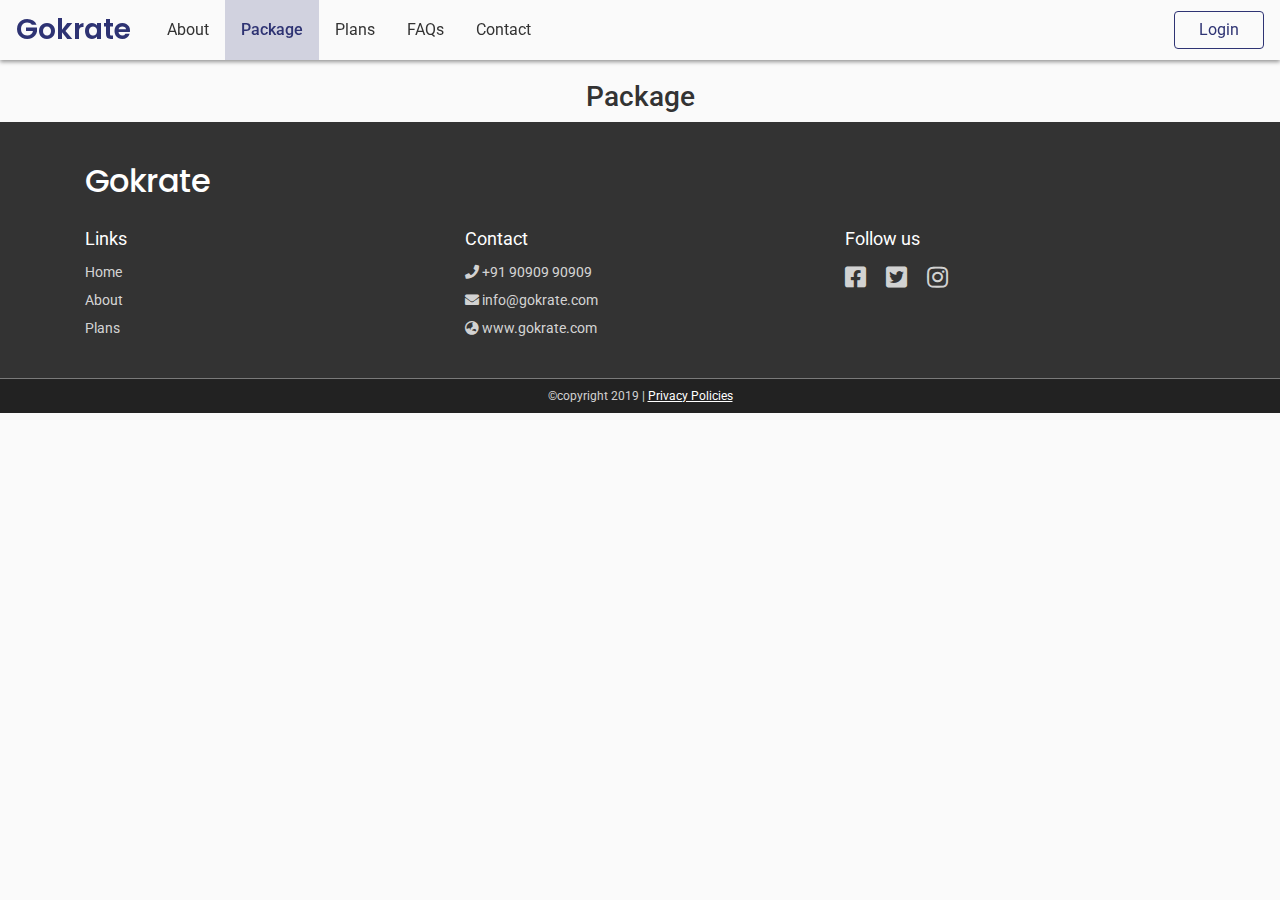
<file: package.html>
<!DOCTYPE html>
<html lang="en">
<head>
  <title>About Page - go krate.</title>
  <meta charset="utf-8">
  <meta name="viewport" content="width=device-width, initial-scale=1">

  <link rel="stylesheet" href="https://maxcdn.bootstrapcdn.com/bootstrap/4.3.1/css/bootstrap.min.css">

  <link rel="stylesheet" href="./scss/base.css">

  <link rel="stylesheet" href="https://cdnjs.cloudflare.com/ajax/libs/font-awesome/5.11.2/css/all.min.css">

  <script src="https://ajax.googleapis.com/ajax/libs/jquery/3.4.1/jquery.min.js"></script>
  <script src="https://cdnjs.cloudflare.com/ajax/libs/popper.js/1.14.7/umd/popper.min.js"></script>
  <script src="https://maxcdn.bootstrapcdn.com/bootstrap/4.3.1/js/bootstrap.min.js"></script>

</head>
<body>

<header>
    <nav class="navbar navbar-expand-md fixed-top custom-menu ">
    <a class="navbar-brand" href="index.html">Gokrate</a>

    <button class="navbar-toggler" type="button" data-toggle="collapse" data-target="#collapsibleNavbar">
        <span class="line"></span>
        <span class="line"></span>
        <span class="line"></span>
    </button>

    <button type="button" class="btn btn-outline-primary" id="login-btn">Login</button>


    <div class="collapse navbar-collapse" id="collapsibleNavbar">
        <ul class="navbar-nav">
            <li class="nav-item">
                <a class="nav-link" href="about.html">About</a>
            </li>
            <li class="nav-item active">
                    <a class="nav-link" href="package.html">Package</a>
            </li>
            <li class="nav-item">
                <a class="nav-link" href="plan.html">Plans</a>
            </li>
            <li class="nav-item">
                <a class="nav-link" href="faq.html">FAQs</a>
            </li>   
            <li class="nav-item">
                <a class="nav-link" href="contact.html">Contact</a>
            </li>   
        </ul>
        <!-- Button to Open the Modal -->
    </div> 

    </nav>
</header>

<main>
    <section class="plan-section">
        <div class="container">
            <div class="row">
                <div class="col-sm-12">
                        <h3 class="text-center">Package</h3>
                </div>
            </div>
        </div>
    </section>
</main>

<footer>
    <div class="upperfooter">
        <div class="container">
            <h2 class="header-title text-left poppins-fonts prl-15">Gokrate</h2>
            <div class="row">
                <div class="col-sm-4">
                    <div class="about uf-div">
                        <h4 class="footer-title">Links</h4>
                        <ul>
                            <li><a href="">Home</a></li>
                            <li><a href="">About</a></li>
                            <li><a href="">Plans</a></li>
                        </ul>        
                    </div>
                </div>
                <div class="col-sm-4">
                    <div class="contact uf-div">
                        <h4 class="footer-title">Contact</h4>
                        <ul>
                            <li><a href="tel:+919090990909" target="_blank"><i class="fas fa-phone"></i> +91 90909 90909</a></li>                            
                            <li><a href="mailto:info@gokrate.com" target="_blank"><i class="fas fa-envelope"></i> info@gokrate.com</a></li>
                            <li><a href="wwww.gokrate.com" target="_blank"><i class="fas fa-globe-asia"></i> www.gokrate.com</i></a></li>
                        </ul>      
                    </div>
                </div>
                <div class="col-sm-4">
                    <div class="social uf-div">
                        <h4 class="footer-title">Follow us</h4>
                        <ul>
                            <li><a href="https://www.facebook.com" target="_blank"><i class="fab fa-facebook-square"></i></a></li>                            
                            <li><a href="https://www.twitter.com" target="_blank"><i class="fab fa-twitter-square"></i></a></li>
                            <li><a href="https://www.instagram.com" target="_blank"><i class="fab fa-instagram"></i></a></li>
                        </ul>        
                    </div>
                </div>
            </div>
        </div>
    </div>
    <div class="lower-footer text-center">
        <p>©copyright 2019 | <a href="#">Privacy Policies</a></p>  
    </div>

</footer>

<!-- The Login Modal -->
<div class="modal" id="login-modal">
    <div class="modal-dialog">
        <div class="modal-content">
            <!-- Modal body -->
            <div class="modal-body login-wrapper">
                <h3 class="modal-title text-center">Log in</h3>
                <form action="" class="login-form">
                    <div class="form-group">
                        <label for="username">Username:</label>
                        <input type="text" class="form-control" id="username" placeholder="Enter Username">
                        <p class="error"></p>
                    </div>
                    <div class="form-group">
                        <label for="password">Password:</label>
                        <input type="password" class="form-control" id="password" placeholder="Password">
                        <p class="error"></p>
                    </div>
                    <div class="form-group form-check">
                        <label class="form-check-label">
                            <input class="form-check-input" type="checkbox"> Remember me
                        </label>
                        <a href="" class="float-right"><small class="forgot-link">forgot password ?</small></a>
                    </div>
                    <div class="form-group">
                        <button type="submit" class="btn btn-primary lgn-btn">Login</button>
                    </div>
                    <div class="form-group text-center">
                        Don't have an account? <a href="" class="btn-btn-link" id="go-signup">Sign up</a>
                    </div>
                </form>
            </div>
            <div class="modal-body register-wrapper">
                    <h3 class="modal-title text-center">Create Account</h3>
                    <form action="" class="login-form">
                        <div class="form-group">
                            <label for="username">Username:</label>
                            <input type="text" class="form-control" id="username" placeholder="Enter Username">
                            <p class="error"></p>
                        </div>
                        <div class="form-group">
                            <label for="password">Password:</label>
                            <input type="password" class="form-control" id="password" placeholder="Password">
                            <p class="error"></p>
                        </div>
                        <div class="form-group form-check">
                            <label class="form-check-label">
                                <input class="form-check-input" type="checkbox"> Remember me
                            </label>
                            <a href="" class="float-right"><small class="forgot-link">forgot password ?</small></a>
                        </div>
                        <div class="form-group">
                            <button type="submit" class="btn btn-primary lgn-btn">Signup</button>
                        </div>
                        <div class="form-group text-center">
                            Alredy have an account? <a href="" class="btn-btn-link" id="go-signin">Sign in</a>
                        </div>
                    </form>
                </div>
        </div>
    </div>
</div>


<script src="./js/custom.js"></script>
</body>
</html>
</file>
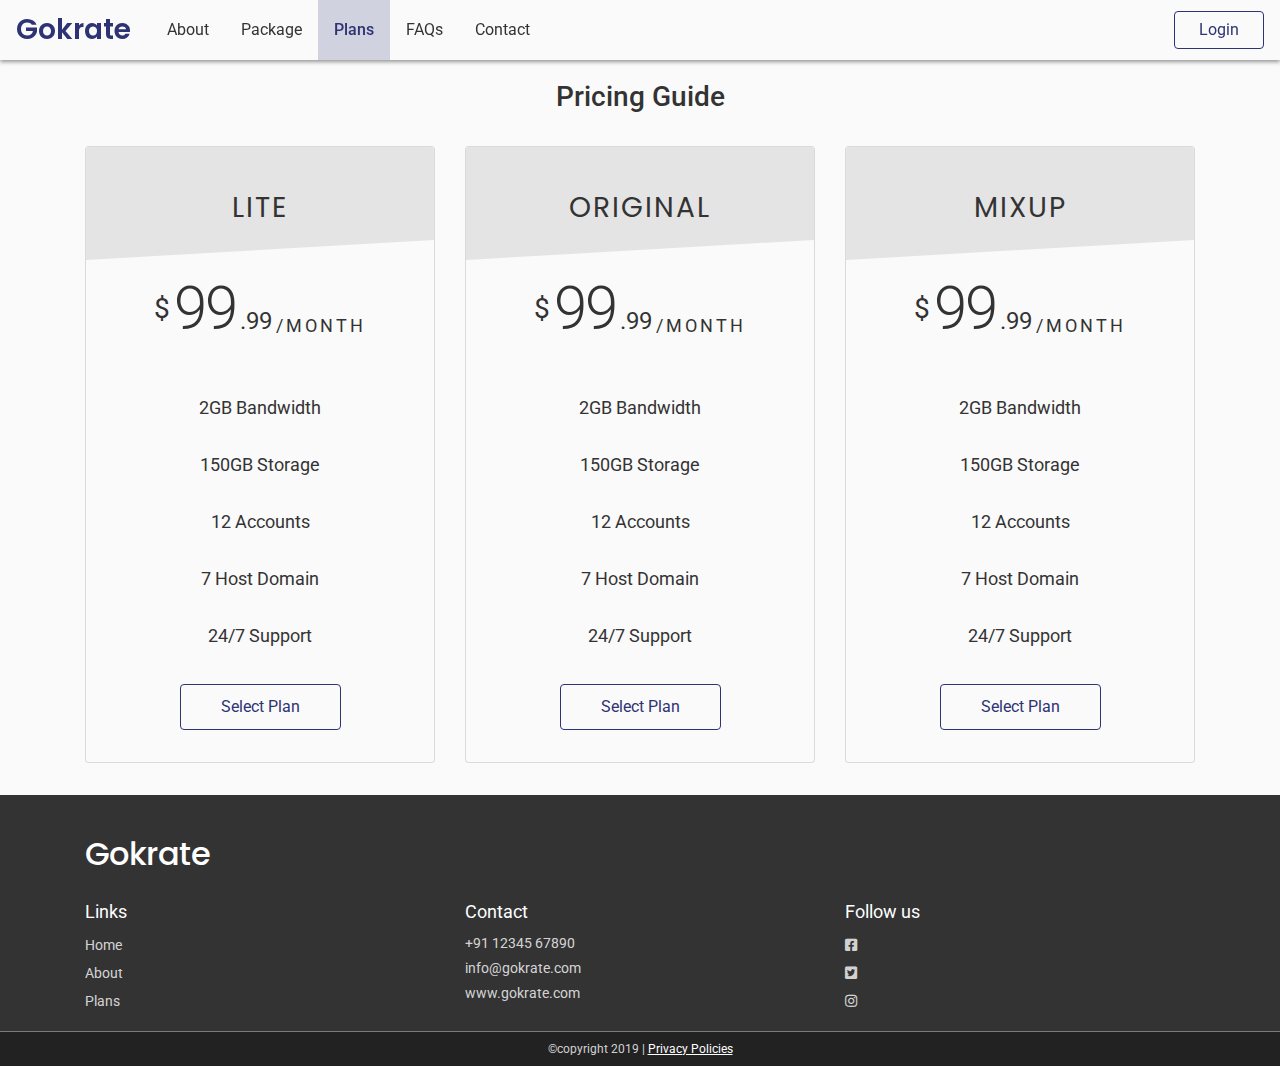
<file: plan.html>
<!DOCTYPE html>
<html lang="en">
<head>
  <title>Plan Page - go krate.</title>
  <meta charset="utf-8">
  <meta name="viewport" content="width=device-width, initial-scale=1">

  <link rel="stylesheet" href="https://maxcdn.bootstrapcdn.com/bootstrap/4.3.1/css/bootstrap.min.css">

  <link rel="stylesheet" href="./scss/base.css">

  <link rel="stylesheet" href="https://cdnjs.cloudflare.com/ajax/libs/font-awesome/5.11.2/css/all.min.css">

  <script src="https://ajax.googleapis.com/ajax/libs/jquery/3.4.1/jquery.min.js"></script>
  <script src="https://cdnjs.cloudflare.com/ajax/libs/popper.js/1.14.7/umd/popper.min.js"></script>
  <script src="https://maxcdn.bootstrapcdn.com/bootstrap/4.3.1/js/bootstrap.min.js"></script>

</head>
<body>
<header>
    <nav class="navbar navbar-expand-md fixed-top custom-menu ">
    <a class="navbar-brand" href="#">Gokrate</a>
    <button class="navbar-toggler" type="button" data-toggle="collapse" data-target="#collapsibleNavbar">
        <span class="line"></span>
        <span class="line"></span>
        <span class="line"></span>
    </button>
    <div class="collapse navbar-collapse" id="collapsibleNavbar">
        <ul class="navbar-nav">
            <li class="nav-item">
                <a class="nav-link" href="#">About</a>
            </li>
            <li class="nav-item">
                    <a class="nav-link" href="#">Package</a>
            </li>
            <li class="nav-item active">
                <a class="nav-link" href="#">Plans</a>
            </li>
            <li class="nav-item">
                <a class="nav-link" href="#">FAQs</a>
            </li>   
            <li class="nav-item">
                <a class="nav-link" href="#">Contact</a>
            </li>   
        </ul>
        <!-- Button to Open the Modal -->
        <button type="button" class="btn btn-outline-primary ml-auto" data-toggle="modal" data-target="#myModal">Login</button>
    </div>  
    </nav>
</header>

<main>
    <section class="plan-section">
        <div class="container">
            <div class="row">
                <div class="col-sm-12">
                        <h3 class="text-center">Pricing Guide</h3>
                </div>
            </div>
            <div class="row">
                <div class="col-sm-4">
                    <div class="plan-main clearfix">
                        <div class="plan-head clearfix">   
                            <div class="plan-content clearfix">  
                                <div class="head-bg"></div>
                                <div class="head">
                                    <span>Lite</span>
                                </div>
                            </div>
                            <div class="price-tag clearfix">
                                <span class="price">
                                    <span class="sign">$</span>
                                    <span class="currency">99</span>
                                    <span class="sub-currency">.99</span>
                                    <span class="month">/MONTH</span>
                                </span>
                            </div>   
                        </div>
                        <div class="plan-feature">
                            <ul>
                                <li><span>2GB</span> Bandwidth</li>
                                <li><span>150GB</span> Storage</li>
                                <li><span>12</span> Accounts</li>
                                <li><span>7</span> Host Domain</li>
                                <li><span>24/7</span> Support</li>
                            </ul>
                        </div>
                        <div class="plan-price-div clearfix">
                            <a href="" class="btn btn-outline-primary">Select Plan</a>
                        </div>        
                    </div>
                </div>
                <div class="col-sm-4">
                        <div class="plan-main clearfix">
                            <div class="plan-head clearfix">   
                                <div class="plan-content clearfix">  
                                    <div class="head-bg"></div>
                                    <div class="head">
                                        <span>Original</span>
                                    </div>
                                </div>
                                <div class="price-tag clearfix">
                                    <span class="price">
                                        <span class="sign">$</span>
                                        <span class="currency">99</span>
                                        <span class="sub-currency">.99</span>
                                        <span class="month">/MONTH</span>
                                    </span>
                                </div>   
                            </div>
                            <div class="plan-feature">
                                <ul>
                                    <li><span>2GB</span> Bandwidth</li>
                                    <li><span>150GB</span> Storage</li>
                                    <li><span>12</span> Accounts</li>
                                    <li><span>7</span> Host Domain</li>
                                    <li><span>24/7</span> Support</li>
                                </ul>
                            </div>
                            <div class="plan-price-div clearfix">
                                <a href="" class="btn btn-outline-primary">Select Plan</a>
                            </div>        
                        </div>
                    </div>
                    <div class="col-sm-4">
                            <div class="plan-main clearfix">
                                <div class="plan-head clearfix">   
                                    <div class="plan-content clearfix">  
                                        <div class="head-bg"></div>
                                        <div class="head">
                                            <span>Mixup</span>
                                        </div>
                                    </div>
                                    <div class="price-tag clearfix">
                                        <span class="price">
                                            <span class="sign">$</span>
                                            <span class="currency">99</span>
                                            <span class="sub-currency">.99</span>
                                            <span class="month">/MONTH</span>
                                        </span>
                                    </div>   
                                </div>
                                <div class="plan-feature">
                                    <ul>
                                        <li><span>2GB</span> Bandwidth</li>
                                        <li><span>150GB</span> Storage</li>
                                        <li><span>12</span> Accounts</li>
                                        <li><span>7</span> Host Domain</li>
                                        <li><span>24/7</span> Support</li>
                                    </ul>
                                </div>
                                <div class="plan-price-div clearfix">
                                    <a href="" class="btn btn-outline-primary">Select Plan</a>
                                </div>        
                            </div>
                        </div>
            </div> 
        </div>
    </section>
</main>

<footer>
    <div class="upperfooter">
        <div class="container">
            <h2 class="header-title text-left poppins-fonts prl-15">Gokrate</h2>
            <div class="row">
                <div class="col-sm-4">
                    <div class="about">
                        <h4 class="footer-title">Links</h4>
                        <ul>
                            <li><a href="">Home</a></li>
                            <li><a href="">About</a></li>
                            <li><a href="">Plans</a></li>
                        </ul>        
                    </div>
                </div>
                <div class="col-sm-4">
                    <div class="about">
                        <h4 class="footer-title">Contact</h4>
                        <p>+91 12345 67890</p>
                        <p>info@gokrate.com</p>
                        <p>www.gokrate.com</p>       
                    </div>
                </div>
                <div class="col-sm-4">
                    <div class="link">
                        <h4 class="footer-title">Follow us</h4>
                        <ul>
                            <li><a href=""><i class="fab fa-facebook-square"></i></a></li>                            
                            <li><a href=""><i class="fab fa-twitter-square"></i></a></li>
                            <li><a href=""><i class="fab fa-instagram"></i></a></li>
                        </ul>        
                    </div>
                </div>
            </div>
        </div>
    </div>
    <div class="lower-footer text-center">
        <p>©copyright 2019 | <a href="#">Privacy Policies</a></p>  
    </div>

</footer>


</body>
</html>
</file>
<file: scss/base.css>
@import url("https://fonts.googleapis.com/css?family=Poppins&display=swap");
@import url("https://fonts.googleapis.com/css?family=Roboto:400,500&display=swap");
.roboto-font {
  font-family: "Roboto", sans-serif !important;
}

.poppins-font {
  font-family: "Poppins", sans-serif !important;
}

.mb-20 {
  margin-bottom: 20px !important;
}

.btn-outline-primary {
  border-color: #2e3373 !important;
  color: #2e3373;
  padding-left: 1.5rem;
  padding-right: 1.5rem;
}

.btn-outline-primary:hover, .btn-outline-primary:focus, .btn-outline-primary:active {
  background-color: rgba(46, 51, 115, 0.2);
  color: #2e3373;
  font-weight: 500;
}

.btn-primary {
  background-color: rgba(46, 51, 115, 0.9) !important;
  border-color: #2e3373 !important;
  color: #ffffff;
  padding-left: 1.5rem;
  padding-right: 1.5rem;
  -webkit-box-shadow: 0 0px 8px rgba(255, 255, 255, 0.4) ;
  box-shadow: 0 0px 8px rgba(255, 255, 255, 0.4) ;
}

.btn-primary:hover, .btn-primary:focus, .btn-primary:active {
  background-color: #2e3373;
  -webkit-box-shadow: none;
          box-shadow: none;
}

.header-title {
  font-size: 32px;
  font-family: "Poppins", sans-serif;
  padding-bottom: 20px;
  text-align: center;
}

body {
  margin: 0;
  padding: 0;
  width: 100%;
  background-color: #fafafa;
  color: #333333;
  overflow-x: hidden;
  overflow-y: auto;
  font-size: 16px;
  font-family: "Roboto", sans-serif;
}

/* Navbar*/
.custom-menu {
  padding-top: 0;
  padding-bottom: 0;
  background-color: #fafafa;
  -webkit-box-shadow: 0 2px 4px rgba(0, 0, 0, 0.4) ;
  box-shadow: 0 2px 4px rgba(0, 0, 0, 0.4) ;
}

.custom-menu .navbar-brand {
  color: #2e3373;
  font-size: 28px;
  padding: 16px 0;
  font-weight: 600;
  line-height: 28px;
  font-family: "Poppins", sans-serif;
  margin-right: 0;
}

.custom-menu .navbar-toggler {
  padding: 0;
  -webkit-box-ordinal-group: 0;
      -ms-flex-order: -1;
          order: -1;
}

.custom-menu .navbar-toggler .line {
  width: 28px;
  height: 2px;
  background-color: #2e3373;
  display: block;
  margin: 5px 0;
}

.custom-menu .navbar-nav .nav-item .nav-link {
  color: #333333;
  padding-left: 12px;
  padding-right: 12px;
}

.custom-menu .navbar-nav .nav-item .nav-link:hover {
  background-color: rgba(46, 51, 115, 0.2);
  color: #2e3373;
  font-weight: 500;
}

.custom-menu .navbar-nav .nav-item.active a {
  background-color: rgba(46, 51, 115, 0.2);
  color: #2e3373;
  font-weight: 500;
}

@media screen and (min-width: 768px) {
  #login-btn {
    -webkit-box-ordinal-group: 2;
        -ms-flex-order: 1;
            order: 1;
    margin-left: auto;
  }
  .collapse {
    padding-left: 20px;
  }
  .nav-link {
    padding: 18px 16px !important;
  }
}

/* End Navbar*/
/* Home Page*/
/* cards*/
.card {
  padding: 24px 24px 30px;
  cursor: pointer;
  margin-bottom: 20px;
  height: 100%;
}

.card .img-reponsive {
  height: 100px;
  width: auto;
}

.card .card-title {
  font-size: 24px;
  text-align: center;
  padding-top: 24px;
}

.card p {
  text-align: center;
}

.card:hover {
  -webkit-box-shadow: 0 2px 16px rgba(0, 0, 0, 0.2) ;
  box-shadow: 0 2px 16px rgba(0, 0, 0, 0.2) ;
}

/* End Card*/
/* Banner */
.banner-section {
  background-image: url(../img/banner.jpg);
  background-color: rgba(0, 0, 0, 0.4);
  background-blend-mode: overlay;
  background-attachment: fixed;
  background-position: center;
  background-size: cover;
  height: 100vh;
  max-height: 900px;
}

.banner-section .container-fluid {
  height: 100%;
}

.banner-section .banner-box {
  width: 100%;
  max-width: 700px;
  color: #ffffff;
  text-align: center;
}

.banner-section .banner-box h3 {
  font-size: 54px;
  font-family: "Poppins", sans-serif;
}

.banner-section .banner-box p {
  padding: 24px 60px 24px;
}

.banner-section .banner-box .learn-btn {
  min-width: 240px;
  padding-top: 10px;
  padding-bottom: 10px;
  text-align: center;
  font-size: 18px;
}

/* End Banner*/
main {
  padding-top: 60px;
}

.work-section {
  padding: 32px 0 32px;
}

.benefit-section {
  padding: 32px 0 32px;
  position: relative;
}

.benefit-section::before {
  content: '';
  position: absolute;
  left: 0;
  width: 100%;
  top: 0px;
  height: 100%;
  background-color: rgba(46, 51, 115, 0.05);
  z-index: -1;
}

.package-section {
  padding: 32px 0 32px;
}

.package-section .img-fluid {
  margin-bottom: 20px;
}

.shoping-info-section {
  padding: 32px 0 32px;
  position: relative;
}

.shoping-info-section::before {
  content: '';
  position: absolute;
  left: 0;
  width: 100%;
  top: 0px;
  height: 100%;
  background-color: rgba(46, 51, 115, 0.05);
  z-index: -1;
}

.shoping-info-section .row {
  -ms-flex-wrap: wrap-reverse;
      flex-wrap: wrap-reverse;
}

.shoping-info-section .row .img-fluid {
  margin-bottom: 20px;
}

/* End Homepage*/
/* Footer*/
footer {
  background-color: #333;
  color: #ffffff;
  padding-top: 40px;
}

footer .uf-div {
  padding-bottom: 20px;
}

footer .footer-title {
  font-size: 18px;
  font-weight: normal;
}

footer p {
  padding: 2px 0;
  font-size: 14px;
  margin-bottom: 0;
  color: rgba(255, 255, 255, 0.8);
}

footer p:hover {
  color: #ffffff;
}

footer ul {
  list-style: none;
  padding: 0;
}

footer ul li {
  padding: 2px 0;
}

footer ul li a {
  font-size: 14px;
  color: rgba(255, 255, 255, 0.8);
}

footer ul li a:hover {
  color: #ffffff;
}

footer .social li {
  display: inline-block;
}

footer .social li a {
  font-size: 24px;
  margin-right: 16px;
}

footer .lower-footer {
  border-top: 1px solid rgba(255, 255, 255, 0.4);
  background-color: #222;
}

footer .lower-footer p {
  font-size: 12px;
  margin-bottom: 0;
  padding: 8px 0;
}

footer .lower-footer p a {
  text-decoration: underline;
  color: #ffffff;
}

/* End Footer*/
/* Login Modal */
#login-modal .modal-dialog {
  max-width: 400px;
  margin-top: 100px;
}

#login-modal .login-wrapper, #login-modal .register-wrapper {
  padding: 24px 20px;
}

#login-modal .login-wrapper .modal-title, #login-modal .register-wrapper .modal-title {
  margin-bottom: 28px;
  line-height: 1;
  font-size: 32px;
  font-weight: 500;
  font-family: "Poppins", sans-serif;
}

#login-modal .login-wrapper label, #login-modal .register-wrapper label {
  margin-bottom: .25rem;
  font-size: 14px;
  font-weight: 500;
}

#login-modal .login-wrapper .lgn-btn, #login-modal .register-wrapper .lgn-btn {
  width: 100%;
}

/* End Login Modal */
/* Plan Page */
.plan-section {
  padding-top: 20px;
}

.plan-main {
  overflow: hidden;
  position: relative;
  text-align: center;
  background: #fafafa;
  border: 1px solid rgba(0, 0, 0, 0.125);
  border-radius: .25rem;
  margin: 24px 0 32px;
  cursor: pointer;
}

.plan-main .plan-head {
  background-color: #fafafa;
  margin-bottom: 20px;
}

.plan-main .plan-head .plan-content {
  margin-bottom: 50px;
}

.plan-main .plan-head .plan-content .head-bg {
  transition: all 0.3s ease-in-out 0s;
  -moz-transition: all 0.3s ease-in-out 0s;
  -ms-transition: all 0.3s ease-in-out 0s;
  -o-transition: all 0.3s ease-in-out 0s;
  -webkit-transition: all 0.3s ease-in-out 0s;
  border-style: solid;
  border-width: 90px 1411px 23px 399px;
  position: absolute;
  border-color: #e4e4e4 rgba(0, 0, 0, 0) rgba(0, 0, 0, 0) #e4e4e4;
}

.plan-main .plan-head .plan-content .head {
  padding-top: 40px;
  position: relative;
  z-index: 1;
}

.plan-main .plan-head .plan-content .head span {
  font-family: "Poppins", sans-serif;
  font-size: 28px;
  font-weight: 400;
  letter-spacing: 2px;
  margin: 0;
  padding: 0;
  text-transform: uppercase;
}

.plan-main .plan-head .price-tag {
  padding-bottom: 20px;
}

.plan-main .plan-head .price-tag .price {
  display: block;
}

.plan-main .plan-head .price-tag .price .sign {
  display: inline-block;
  font-size: 28px;
  font-weight: 400;
  vertical-align: middle;
}

.plan-main .plan-head .price-tag .price .currency {
  font-size: 60px;
  font-weight: 300;
  letter-spacing: -2px;
  line-height: 60px;
  padding: 0;
  vertical-align: middle;
}

.plan-main .plan-head .price-tag .price .sub-currency {
  display: inline-block;
  font-size: 24px;
  font-weight: 400;
  vertical-align: bottom;
}

.plan-main .plan-head .price-tag .price .month {
  font-size: 18px;
  font-weight: 400;
  letter-spacing: 3px;
  vertical-align: bottom;
}

.plan-main .plan-feature ul {
  margin: 0;
  padding: 0;
  list-style: none;
}

.plan-main .plan-feature ul li {
  font-size: 18px;
  padding: 15px 0;
  -webkit-transition: all 0.3s ease-in-out 0s;
  transition: all 0.3s ease-in-out 0s;
}

.plan-main .plan-price-div {
  margin: 20px 0 32px;
}

.plan-main .plan-price-div .btn {
  padding: 10px 40px;
}

.plan-main:hover, .plan-main.active {
  -webkit-box-shadow: 0 2px 16px rgba(0, 0, 0, 0.2) ;
  box-shadow: 0 2px 16px rgba(0, 0, 0, 0.2) ;
}

.plan-main:hover .head-bg, .plan-main.active .head-bg {
  border-color: #2e3373 rgba(0, 0, 0, 0) rgba(0, 0, 0, 0) #2e3373 !important;
  color: #ffffff !important;
}

.plan-main:hover .head, .plan-main.active .head {
  color: #ffffff !important;
}

/* End Plan Page */
/*  About Page */
.about-section {
  height: 300px;
  background: url("../img/about_banner.jpg") center center no-repeat;
  background-size: cover;
  background-color: rgba(0, 0, 0, 0.4);
  background-blend-mode: multiply;
  display: -webkit-box;
  display: -ms-flexbox;
  display: flex;
  -webkit-box-align: center;
      -ms-flex-align: center;
          align-items: center;
  -webkit-box-pack: center;
      -ms-flex-pack: center;
          justify-content: center;
}

.about-section h3 {
  color: #ffffff;
  font-size: 32px;
  font-family: "Poppins", sans-serif;
}

.info-div {
  display: -webkit-box;
  display: -ms-flexbox;
  display: flex;
  -webkit-box-align: center;
      -ms-flex-align: center;
          align-items: center;
  -ms-flex-item-align: center;
      align-self: center;
  -ms-flex-wrap: wrap;
      flex-wrap: wrap;
}

.start-section {
  padding: 32px 0;
}

.trust-section {
  padding: 32px 0;
  position: relative;
}

.trust-section::before {
  content: '';
  position: absolute;
  left: 0;
  width: 100%;
  top: 0px;
  height: 100%;
  background-color: rgba(46, 51, 115, 0.05);
  z-index: -1;
}

/* End About Page */
/*  Contact Page */
.contact-section {
  height: 300px;
  background: url("../img/contact_banner.jpg") center center no-repeat;
  background-size: cover;
  background-color: rgba(0, 0, 0, 0.4);
  background-blend-mode: multiply;
  display: -webkit-box;
  display: -ms-flexbox;
  display: flex;
  -webkit-box-align: center;
      -ms-flex-align: center;
          align-items: center;
  -webkit-box-pack: center;
      -ms-flex-pack: center;
          justify-content: center;
}

.contact-section h3 {
  color: #ffffff;
  font-size: 32px;
  font-family: "Poppins", sans-serif;
}

.contact-form {
  padding: 32px 0;
}

/* End Contact Page */
/* Faqs Page */
.faqs-section {
  height: 300px;
  background: url("../img/faqs_banner.jpg") center center no-repeat;
  background-size: cover;
  background-color: rgba(0, 0, 0, 0.4);
  background-blend-mode: multiply;
  display: -webkit-box;
  display: -ms-flexbox;
  display: flex;
  -webkit-box-align: center;
      -ms-flex-align: center;
          align-items: center;
  -webkit-box-pack: center;
      -ms-flex-pack: center;
          justify-content: center;
}

.faqs-section h3 {
  color: #ffffff;
  font-size: 32px;
  font-family: "Poppins", sans-serif;
}

.question-section {
  padding: 32px 0;
}

.question-section .card {
  padding: 0;
  margin: 0;
  cursor: pointer;
  height: 100%;
  -webkit-box-shadow: none;
          box-shadow: none;
  background: none;
  border: none;
}

.question-section .card .card-header {
  padding: 10px 0;
  background: none;
  font-weight: 500;
}

.question-section .card .card-header a {
  color: #2e3373;
}

.question-section .card .collapse {
  padding: 0;
}

.question-section .card .collapse .card-body {
  color: #333333;
}

/* End Faqs Page */
/*# sourceMappingURL=base.css.map */
</file>
